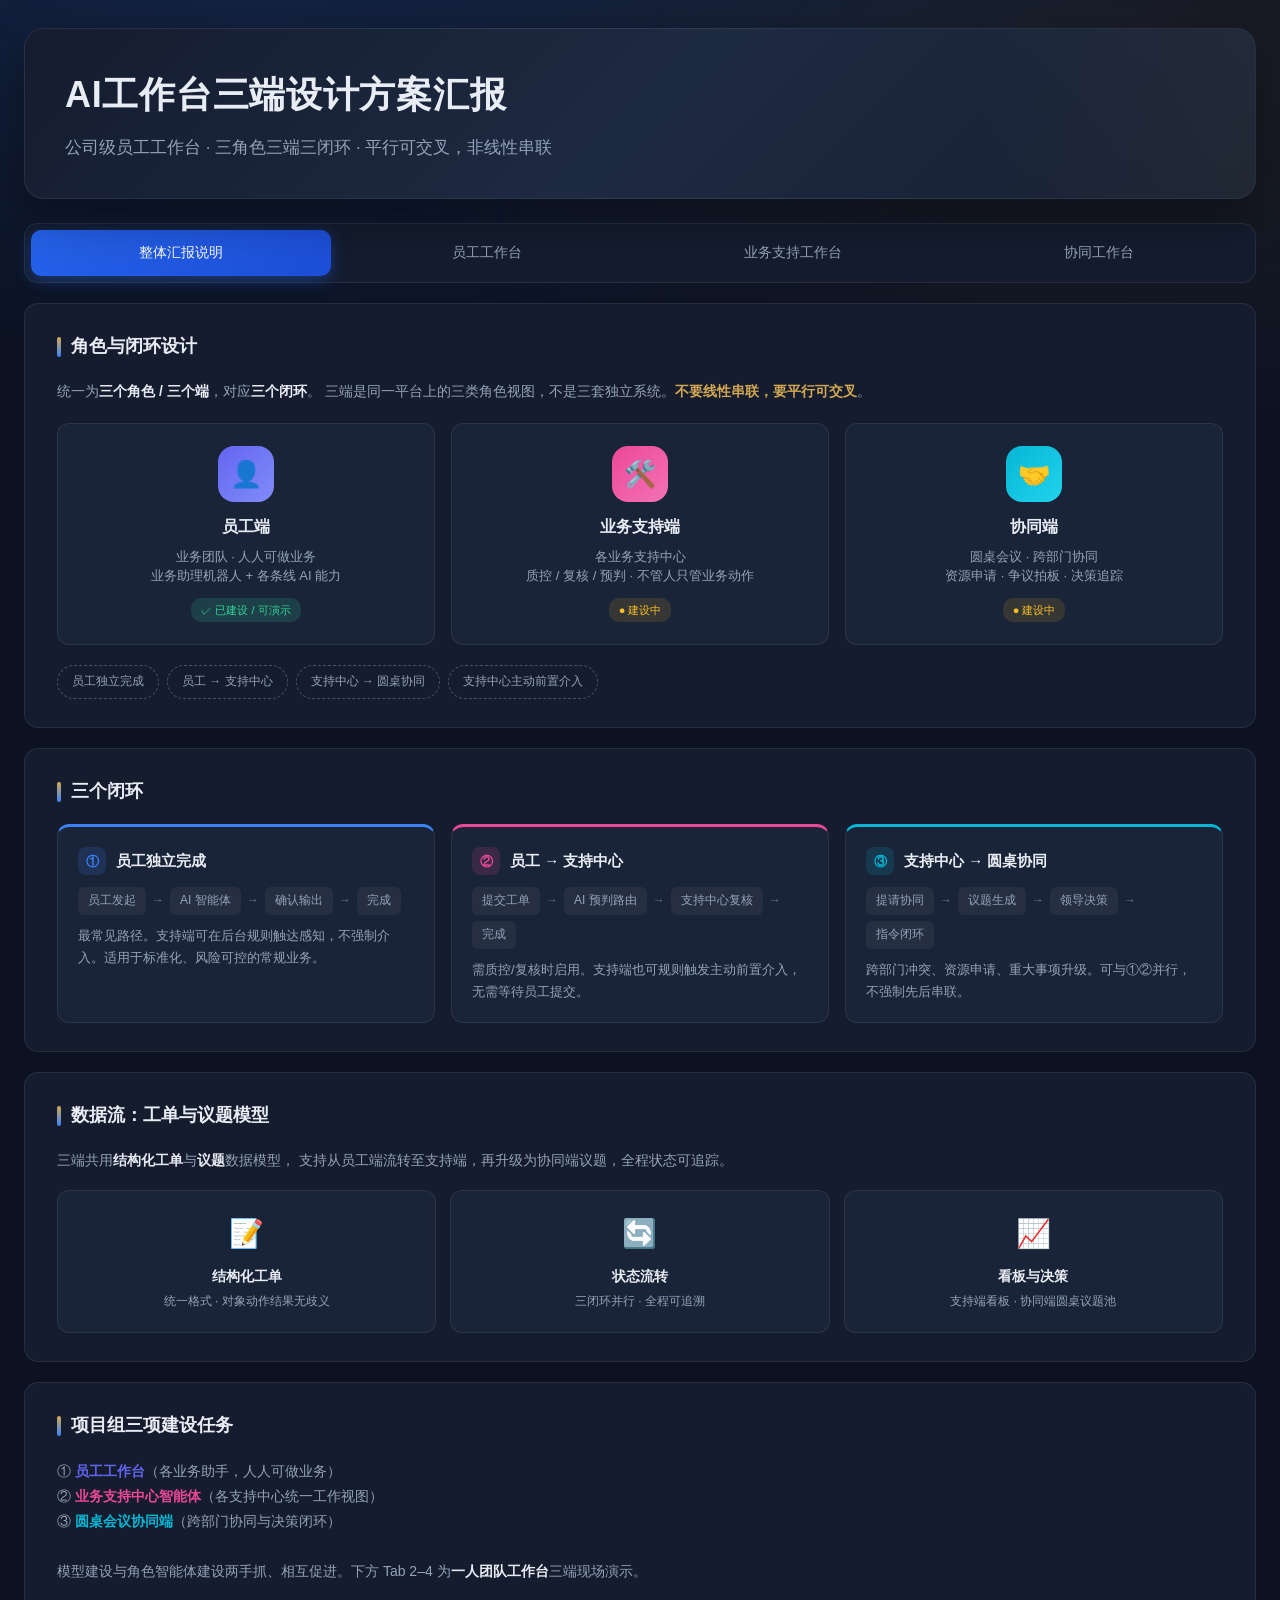
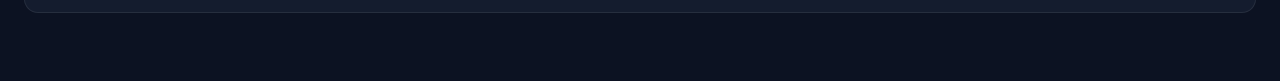
<file: index.html>
<!DOCTYPE html>
<html lang="zh-CN">
<head>
    <meta charset="UTF-8">
    <meta name="viewport" content="width=device-width, initial-scale=1.0">
    <title>AI工作台三端设计方案汇报</title>
    <style>
        :root {
            --bg: #0c1222;
            --bg-card: #141c2e;
            --bg-elevated: #1a2438;
            --text: #e8ecf4;
            --text-muted: #94a3b8;
            --accent: #3b82f6;
            --accent-soft: rgba(59, 130, 246, 0.15);
            --gold: #d4a853;
            --gold-soft: rgba(212, 168, 83, 0.12);
            --employee: #6366f1;
            --support: #ec4899;
            --collab: #06b6d4;
            --success: #34d399;
            --border: rgba(255, 255, 255, 0.08);
            --radius: 14px;
            --shadow: 0 20px 50px rgba(0, 0, 0, 0.35);
        }

        * { margin: 0; padding: 0; box-sizing: border-box; }

        body {
            font-family: "PingFang SC", "Microsoft YaHei", -apple-system, BlinkMacSystemFont, sans-serif;
            background: var(--bg);
            color: var(--text);
            min-height: 100vh;
            line-height: 1.65;
        }

        body::before {
            content: "";
            position: fixed;
            inset: 0;
            background:
                radial-gradient(ellipse 80% 50% at 20% -10%, rgba(59, 130, 246, 0.18), transparent),
                radial-gradient(ellipse 60% 40% at 90% 10%, rgba(212, 168, 83, 0.08), transparent);
            pointer-events: none;
            z-index: 0;
        }

        .page {
            position: relative;
            z-index: 1;
            max-width: 1440px;
            margin: 0 auto;
            padding: 28px 24px 48px;
        }

        /* 标题区 */
        .report-header {
            background: linear-gradient(135deg, #141c2e 0%, #1e2a42 50%, #162032 100%);
            border: 1px solid var(--border);
            border-radius: 20px;
            padding: 36px 40px;
            margin-bottom: 24px;
            box-shadow: var(--shadow);
            position: relative;
            overflow: hidden;
        }

        .report-header::after {
            content: "";
            position: absolute;
            top: 0;
            right: 0;
            width: 280px;
            height: 100%;
            background: linear-gradient(90deg, transparent, rgba(212, 168, 83, 0.06));
        }

        .report-badge {
            display: inline-block;
            font-size: 12px;
            font-weight: 600;
            letter-spacing: 0.08em;
            color: var(--gold);
            background: var(--gold-soft);
            border: 1px solid rgba(212, 168, 83, 0.25);
            padding: 4px 12px;
            border-radius: 20px;
            margin-bottom: 14px;
        }

        .report-header h1 {
            font-size: clamp(26px, 4vw, 36px);
            font-weight: 700;
            letter-spacing: 0.02em;
            margin-bottom: 10px;
        }

        .report-header .lead {
            font-size: 17px;
            color: var(--text-muted);
            max-width: 720px;
        }

        .report-meta {
            display: flex;
            flex-wrap: wrap;
            gap: 20px;
            margin-top: 22px;
            font-size: 13px;
            color: var(--text-muted);
        }

        .report-meta span {
            display: flex;
            align-items: center;
            gap: 6px;
        }

        /* Tab 导航 */
        .tab-nav {
            display: flex;
            gap: 6px;
            padding: 6px;
            background: var(--bg-card);
            border: 1px solid var(--border);
            border-radius: var(--radius);
            margin-bottom: 20px;
            flex-wrap: wrap;
        }

        .tab-btn {
            flex: 1;
            min-width: 140px;
            padding: 14px 18px;
            border: none;
            background: transparent;
            color: var(--text-muted);
            font-size: 14px;
            font-weight: 500;
            cursor: pointer;
            border-radius: 10px;
            transition: all 0.25s ease;
        }

        .tab-btn:hover {
            color: var(--text);
            background: rgba(255, 255, 255, 0.04);
        }

        .tab-btn.active {
            color: #fff;
            background: linear-gradient(135deg, #2563eb 0%, #1d4ed8 100%);
            box-shadow: 0 4px 16px rgba(37, 99, 235, 0.4);
        }

        .tab-panel {
            display: none;
            animation: fadeUp 0.35s ease;
        }

        .tab-panel.active { display: block; }

        @keyframes fadeUp {
            from { opacity: 0; transform: translateY(8px); }
            to { opacity: 1; transform: translateY(0); }
        }

        /* Tab1 通用卡片 */
        .section {
            background: var(--bg-card);
            border: 1px solid var(--border);
            border-radius: var(--radius);
            padding: 28px 32px;
            margin-bottom: 20px;
        }

        .section-title {
            font-size: 18px;
            font-weight: 600;
            margin-bottom: 18px;
            display: flex;
            align-items: center;
            gap: 10px;
        }

        .section-title::before {
            content: "";
            width: 4px;
            height: 20px;
            background: linear-gradient(180deg, var(--gold), var(--accent));
            border-radius: 2px;
        }

        /* 三端矩阵 */
        .roles-matrix {
            display: grid;
            grid-template-columns: repeat(3, 1fr);
            gap: 16px;
            margin-bottom: 20px;
        }

        @media (max-width: 900px) {
            .roles-matrix { grid-template-columns: 1fr; }
        }

        .role-card {
            background: var(--bg-elevated);
            border: 1px solid var(--border);
            border-radius: 12px;
            padding: 22px 20px;
            text-align: center;
            transition: transform 0.25s ease, border-color 0.25s ease;
        }

        .role-card:hover {
            transform: translateY(-3px);
            border-color: rgba(255, 255, 255, 0.15);
        }

        .role-icon {
            width: 56px;
            height: 56px;
            border-radius: 16px;
            display: flex;
            align-items: center;
            justify-content: center;
            font-size: 26px;
            margin: 0 auto 12px;
        }

        .role-card.employee .role-icon { background: linear-gradient(135deg, var(--employee), #818cf8); }
        .role-card.support .role-icon { background: linear-gradient(135deg, var(--support), #f472b6); }
        .role-card.collab .role-icon { background: linear-gradient(135deg, var(--collab), #22d3ee); }

        .role-name {
            font-size: 16px;
            font-weight: 600;
            margin-bottom: 6px;
        }

        .role-desc {
            font-size: 13px;
            color: var(--text-muted);
            line-height: 1.5;
        }

        .role-status {
            display: inline-block;
            margin-top: 12px;
            font-size: 11px;
            padding: 3px 10px;
            border-radius: 10px;
        }

        .status-live { background: rgba(52, 211, 153, 0.15); color: var(--success); }
        .status-build { background: rgba(251, 191, 36, 0.12); color: #fbbf24; }

        .principle-banner {
            background: linear-gradient(90deg, var(--accent-soft), var(--gold-soft));
            border: 1px solid rgba(59, 130, 246, 0.2);
            border-radius: 12px;
            padding: 18px 22px;
            font-size: 14px;
            color: #cbd5e1;
        }

        .principle-banner strong { color: var(--gold); }

        .cross-chips {
            display: flex;
            flex-wrap: wrap;
            gap: 8px;
            margin-top: 14px;
        }

        .chip {
            font-size: 12px;
            padding: 6px 14px;
            border-radius: 20px;
            border: 1px dashed rgba(148, 163, 184, 0.4);
            color: #94a3b8;
        }

        /* 三个闭环 */
        .loops-grid {
            display: grid;
            grid-template-columns: repeat(auto-fit, minmax(300px, 1fr));
            gap: 16px;
        }

        .loop-card {
            background: var(--bg-elevated);
            border: 1px solid var(--border);
            border-radius: 12px;
            padding: 20px;
            border-top: 3px solid var(--accent);
        }

        .loop-card:nth-child(2) { border-top-color: var(--support); }
        .loop-card:nth-child(3) { border-top-color: var(--collab); }

        .loop-head {
            display: flex;
            align-items: center;
            gap: 10px;
            margin-bottom: 12px;
        }

        .loop-num {
            width: 28px;
            height: 28px;
            border-radius: 8px;
            background: var(--accent-soft);
            color: var(--accent);
            font-weight: 700;
            font-size: 13px;
            display: flex;
            align-items: center;
            justify-content: center;
        }

        .loop-card:nth-child(2) .loop-num { background: rgba(236, 72, 153, 0.15); color: var(--support); }
        .loop-card:nth-child(3) .loop-num { background: rgba(6, 182, 212, 0.15); color: var(--collab); }

        .loop-title { font-weight: 600; font-size: 15px; }

        .loop-flow {
            display: flex;
            flex-wrap: wrap;
            align-items: center;
            gap: 6px;
            font-size: 12px;
            color: var(--text-muted);
            margin-bottom: 10px;
        }

        .flow-step {
            background: rgba(255, 255, 255, 0.05);
            padding: 4px 10px;
            border-radius: 6px;
        }

        .flow-arrow { color: #64748b; }

        .loop-note {
            font-size: 13px;
            color: var(--text-muted);
        }

        /* 认识论三栏 */
        .theory-grid {
            display: grid;
            grid-template-columns: repeat(3, 1fr);
            gap: 16px;
        }

        @media (max-width: 960px) {
            .theory-grid { grid-template-columns: 1fr; }
        }

        .theory-item {
            padding: 18px;
            background: var(--bg-elevated);
            border-radius: 12px;
            border: 1px solid var(--border);
        }

        .theory-item h4 {
            font-size: 14px;
            color: var(--gold);
            margin-bottom: 10px;
        }

        .theory-item ul {
            padding-left: 18px;
            font-size: 13px;
            color: var(--text-muted);
        }

        .theory-item li { margin-bottom: 6px; }

        /* 数据模型 */
        .data-row {
            display: grid;
            grid-template-columns: repeat(3, 1fr);
            gap: 14px;
        }

        @media (max-width: 700px) {
            .data-row { grid-template-columns: 1fr; }
        }

        .data-item {
            text-align: center;
            padding: 20px;
            background: var(--bg-elevated);
            border-radius: 12px;
            border: 1px solid var(--border);
        }

        .data-item .icon { font-size: 28px; margin-bottom: 8px; }
        .data-item h4 { font-size: 14px; margin-bottom: 4px; }
        .data-item p { font-size: 12px; color: var(--text-muted); }

        .source-note {
            font-size: 12px;
            color: #64748b;
            text-align: right;
            margin-top: 8px;
        }

        /* 嵌入工作台 */
        .embed-wrap {
            background: var(--bg-card);
            border: 1px solid var(--border);
            border-radius: var(--radius);
            overflow: hidden;
            box-shadow: var(--shadow);
        }

        .embed-bar {
            display: flex;
            align-items: center;
            gap: 16px;
            flex-wrap: wrap;
            padding: 14px 20px;
            background: var(--bg-elevated);
            border-bottom: 1px solid var(--border);
        }

        .embed-bar .label {
            font-weight: 600;
            font-size: 15px;
        }

        .embed-bar .hint {
            flex: 1;
            font-size: 13px;
            color: var(--text-muted);
            min-width: 200px;
        }

        .embed-bar a {
            color: var(--accent);
            font-size: 13px;
            text-decoration: none;
            white-space: nowrap;
        }

        .embed-bar a:hover { text-decoration: underline; }

        .workbench-frame {
            display: block;
            width: 100%;
            height: calc(100vh - 240px);
            min-height: 640px;
            border: none;
            background: #f1f5f9;
        }
    </style>
</head>
<body>
    <div class="page">
        <header class="report-header">
            <h1>AI工作台三端设计方案汇报</h1>
            <p class="lead">公司级员工工作台 · 三角色三端三闭环 · 平行可交叉，非线性串联</p>
        </header>

        <nav class="tab-nav" role="tablist">
            <button class="tab-btn active" role="tab" aria-selected="true" data-tab="0">整体汇报说明</button>
            <button class="tab-btn" role="tab" data-tab="1">员工工作台</button>
            <button class="tab-btn" role="tab" data-tab="2">业务支持工作台</button>
            <button class="tab-btn" role="tab" data-tab="3">协同工作台</button>
        </nav>

        <!-- Tab 1 -->
        <div class="tab-panel active" id="panel-0" role="tabpanel">
            <section class="section">
                <h2 class="section-title">角色与闭环设计</h2>
                <p style="color: var(--text-muted); font-size: 14px; margin-bottom: 20px;">
                    统一为<strong style="color: var(--text);">三个角色 / 三个端</strong>，对应<strong style="color: var(--text);">三个闭环</strong>。
                    三端是同一平台上的三类角色视图，不是三套独立系统。<strong style="color: var(--gold);">不要线性串联，要平行可交叉</strong>。
                </p>

                <div class="roles-matrix">
                    <div class="role-card employee">
                        <div class="role-icon">👤</div>
                        <div class="role-name">员工端</div>
                        <div class="role-desc">业务团队 · 人人可做业务<br>业务助理机器人 + 各条线 AI 能力</div>
                        <span class="role-status status-live">✓ 已建设 / 可演示</span>
                    </div>
                    <div class="role-card support">
                        <div class="role-icon">🛠️</div>
                        <div class="role-name">业务支持端</div>
                        <div class="role-desc">各业务支持中心<br>质控 / 复核 / 预判 · 不管人只管业务动作</div>
                        <span class="role-status status-build">● 建设中</span>
                    </div>
                    <div class="role-card collab">
                        <div class="role-icon">🤝</div>
                        <div class="role-name">协同端</div>
                        <div class="role-desc">圆桌会议 · 跨部门协同<br>资源申请 · 争议拍板 · 决策追踪</div>
                        <span class="role-status status-build">● 建设中</span>
                    </div>
                </div>

                <div class="cross-chips">
                    <span class="chip">员工独立完成</span>
                    <span class="chip">员工 → 支持中心</span>
                    <span class="chip">支持中心 → 圆桌协同</span>
                    <span class="chip">支持中心主动前置介入</span>
                </div>
            </section>

            <section class="section">
                <h2 class="section-title">三个闭环</h2>
                <div class="loops-grid">
                    <div class="loop-card">
                        <div class="loop-head">
                            <span class="loop-num">①</span>
                            <span class="loop-title">员工独立完成</span>
                        </div>
                        <div class="loop-flow">
                            <span class="flow-step">员工发起</span>
                            <span class="flow-arrow">→</span>
                            <span class="flow-step">AI 智能体</span>
                            <span class="flow-arrow">→</span>
                            <span class="flow-step">确认输出</span>
                            <span class="flow-arrow">→</span>
                            <span class="flow-step">完成</span>
                        </div>
                        <p class="loop-note">最常见路径。支持端可在后台规则触达感知，不强制介入。适用于标准化、风险可控的常规业务。</p>
                    </div>
                    <div class="loop-card">
                        <div class="loop-head">
                            <span class="loop-num">②</span>
                            <span class="loop-title">员工 → 支持中心</span>
                        </div>
                        <div class="loop-flow">
                            <span class="flow-step">提交工单</span>
                            <span class="flow-arrow">→</span>
                            <span class="flow-step">AI 预判路由</span>
                            <span class="flow-arrow">→</span>
                            <span class="flow-step">支持中心复核</span>
                            <span class="flow-arrow">→</span>
                            <span class="flow-step">完成</span>
                        </div>
                        <p class="loop-note">需质控/复核时启用。支持端也可规则触发主动前置介入，无需等待员工提交。</p>
                    </div>
                    <div class="loop-card">
                        <div class="loop-head">
                            <span class="loop-num">③</span>
                            <span class="loop-title">支持中心 → 圆桌协同</span>
                        </div>
                        <div class="loop-flow">
                            <span class="flow-step">提请协同</span>
                            <span class="flow-arrow">→</span>
                            <span class="flow-step">议题生成</span>
                            <span class="flow-arrow">→</span>
                            <span class="flow-step">领导决策</span>
                            <span class="flow-arrow">→</span>
                            <span class="flow-step">指令闭环</span>
                        </div>
                        <p class="loop-note">跨部门冲突、资源申请、重大事项升级。可与①②并行，不强制先后串联。</p>
                    </div>
                </div>
            </section>

            <section class="section">
                <h2 class="section-title">数据流：工单与议题模型</h2>
                <p style="font-size: 14px; color: var(--text-muted); margin-bottom: 18px;">
                    三端共用<strong style="color: var(--text);">结构化工单</strong>与<strong style="color: var(--text);">议题</strong>数据模型，
                    支持从员工端流转至支持端，再升级为协同端议题，全程状态可追踪。
                </p>
                <div class="data-row">
                    <div class="data-item">
                        <div class="icon">📝</div>
                        <h4>结构化工单</h4>
                        <p>统一格式 · 对象动作结果无歧义</p>
                    </div>
                    <div class="data-item">
                        <div class="icon">🔄</div>
                        <h4>状态流转</h4>
                        <p>三闭环并行 · 全程可追溯</p>
                    </div>
                    <div class="data-item">
                        <div class="icon">📈</div>
                        <h4>看板与决策</h4>
                        <p>支持端看板 · 协同端圆桌议题池</p>
                    </div>
                </div>
            </section>

            <section class="section">
                <h2 class="section-title">项目组三项建设任务</h2>
                <p style="font-size: 14px; color: var(--text-muted); line-height: 1.8;">
                    ① <strong style="color: var(--employee);">员工工作台</strong>（各业务助手，人人可做业务）<br>
                    ② <strong style="color: var(--support);">业务支持中心智能体</strong>（各支持中心统一工作视图）<br>
                    ③ <strong style="color: var(--collab);">圆桌会议协同端</strong>（跨部门协同与决策闭环）<br><br>
                    模型建设与角色智能体建设两手抓、相互促进。下方 Tab 2–4 为<strong style="color: var(--text);">一人团队工作台</strong>三端现场演示。
                </p>
            </section>
        </div>

        <!-- Tab 2 -->
        <div class="tab-panel" id="panel-1" role="tabpanel">
            <div class="embed-wrap">
                <div class="embed-bar">
                    <span class="label">员工端 · 员工工作台</span>
                    <span class="hint">已自动切换至左上角「员工工作台」— 工作提示、业绩绩效、AI 团队等</span>
                    <a href="./workbench/index.html?workspace=employee" target="_blank" rel="noopener">新窗口打开 ↗</a>
                </div>
                <iframe class="workbench-frame" data-workspace="employee" title="员工工作台演示"></iframe>
            </div>
        </div>

        <!-- Tab 3 -->
        <div class="tab-panel" id="panel-2" role="tabpanel">
            <div class="embed-wrap">
                <div class="embed-bar">
                    <span class="label">业务支持端 · 业务支持工作台</span>
                    <span class="hint">已自动切换至「业务支持工作台」— 协同响应、重点项目、圆桌协同队列</span>
                    <a href="./workbench/index.html?workspace=business" target="_blank" rel="noopener">新窗口打开 ↗</a>
                </div>
                <iframe class="workbench-frame" data-workspace="business" title="业务支持工作台演示"></iframe>
            </div>
        </div>

        <!-- Tab 4 -->
        <div class="tab-panel" id="panel-3" role="tabpanel">
            <div class="embed-wrap">
                <div class="embed-bar">
                    <span class="label">协同端 · 协同工作台</span>
                    <span class="hint">已自动切换至「协同工作台」— 圆桌会议、请示事项、决策关注池</span>
                    <a href="./workbench/index.html?workspace=collaboration" target="_blank" rel="noopener">新窗口打开 ↗</a>
                </div>
                <iframe class="workbench-frame" data-workspace="collaboration" title="协同工作台演示"></iframe>
            </div>
        </div>
    </div>

    <script>
        const WORKBENCH = './workbench/index.html';

        function loadFrame(panelIndex) {
            const panel = document.getElementById('panel-' + panelIndex);
            if (!panel) return;
            const iframe = panel.querySelector('.workbench-frame');
            if (!iframe || iframe.src) return;
            const ws = iframe.dataset.workspace;
            iframe.src = WORKBENCH + '?workspace=' + ws;
        }

        function switchTab(index) {
            document.querySelectorAll('.tab-btn').forEach((btn, i) => {
                btn.classList.toggle('active', i === index);
                btn.setAttribute('aria-selected', i === index ? 'true' : 'false');
            });
            document.querySelectorAll('.tab-panel').forEach((panel, i) => {
                panel.classList.toggle('active', i === index);
            });
            if (index >= 1) loadFrame(index);
        }

        document.querySelectorAll('.tab-btn').forEach(btn => {
            btn.addEventListener('click', () => switchTab(Number(btn.dataset.tab)));
        });
    </script>
</body>
</html>
</file>
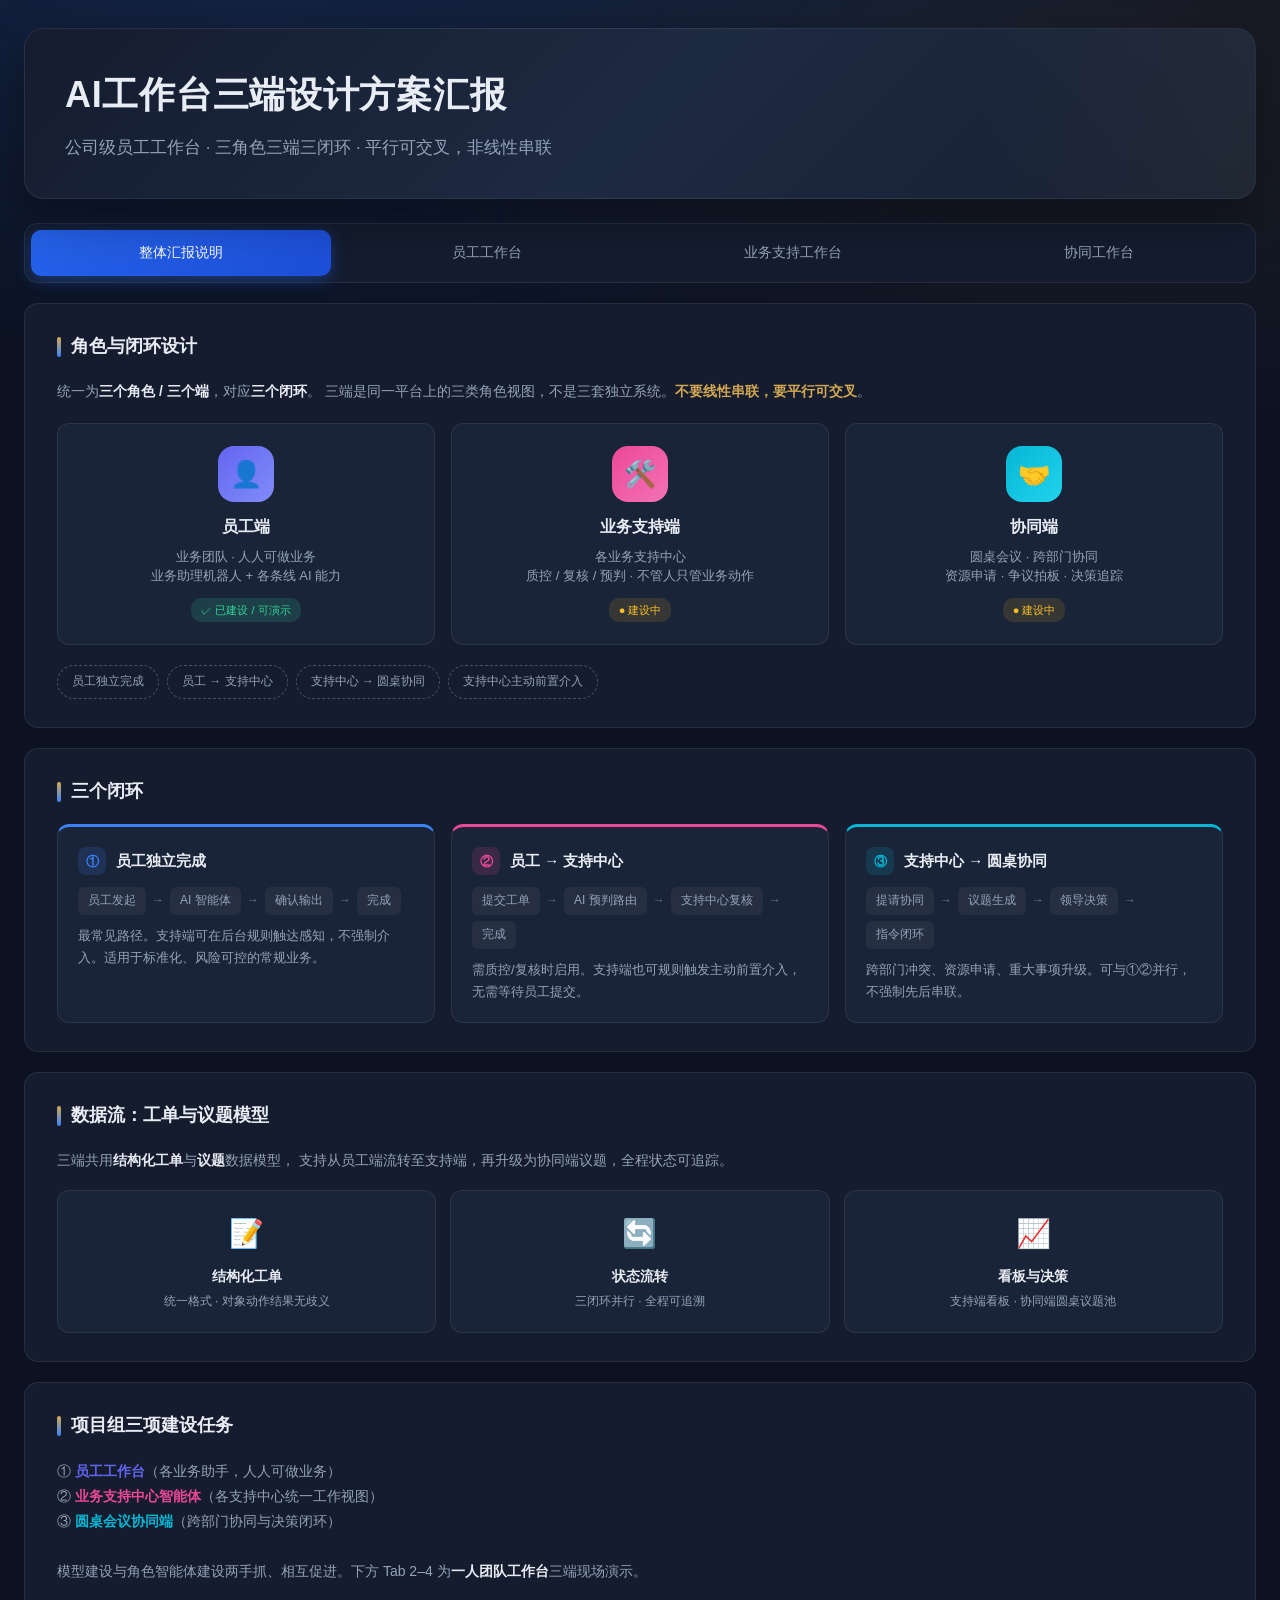
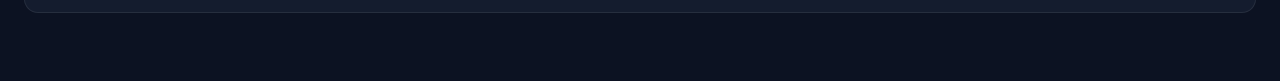
<file: 630-agent-leadership-report.html>
<!DOCTYPE html>
<html lang="zh-CN">
<head>
    <meta charset="UTF-8">
    <meta name="viewport" content="width=device-width, initial-scale=1.0">
    <title>AI工作台三端设计方案汇报</title>
    <style>
        :root {
            --bg: #0c1222;
            --bg-card: #141c2e;
            --bg-elevated: #1a2438;
            --text: #e8ecf4;
            --text-muted: #94a3b8;
            --accent: #3b82f6;
            --accent-soft: rgba(59, 130, 246, 0.15);
            --gold: #d4a853;
            --gold-soft: rgba(212, 168, 83, 0.12);
            --employee: #6366f1;
            --support: #ec4899;
            --collab: #06b6d4;
            --success: #34d399;
            --border: rgba(255, 255, 255, 0.08);
            --radius: 14px;
            --shadow: 0 20px 50px rgba(0, 0, 0, 0.35);
        }

        * { margin: 0; padding: 0; box-sizing: border-box; }

        body {
            font-family: "PingFang SC", "Microsoft YaHei", -apple-system, BlinkMacSystemFont, sans-serif;
            background: var(--bg);
            color: var(--text);
            min-height: 100vh;
            line-height: 1.65;
        }

        body::before {
            content: "";
            position: fixed;
            inset: 0;
            background:
                radial-gradient(ellipse 80% 50% at 20% -10%, rgba(59, 130, 246, 0.18), transparent),
                radial-gradient(ellipse 60% 40% at 90% 10%, rgba(212, 168, 83, 0.08), transparent);
            pointer-events: none;
            z-index: 0;
        }

        .page {
            position: relative;
            z-index: 1;
            max-width: 1440px;
            margin: 0 auto;
            padding: 28px 24px 48px;
        }

        /* 标题区 */
        .report-header {
            background: linear-gradient(135deg, #141c2e 0%, #1e2a42 50%, #162032 100%);
            border: 1px solid var(--border);
            border-radius: 20px;
            padding: 36px 40px;
            margin-bottom: 24px;
            box-shadow: var(--shadow);
            position: relative;
            overflow: hidden;
        }

        .report-header::after {
            content: "";
            position: absolute;
            top: 0;
            right: 0;
            width: 280px;
            height: 100%;
            background: linear-gradient(90deg, transparent, rgba(212, 168, 83, 0.06));
        }

        .report-badge {
            display: inline-block;
            font-size: 12px;
            font-weight: 600;
            letter-spacing: 0.08em;
            color: var(--gold);
            background: var(--gold-soft);
            border: 1px solid rgba(212, 168, 83, 0.25);
            padding: 4px 12px;
            border-radius: 20px;
            margin-bottom: 14px;
        }

        .report-header h1 {
            font-size: clamp(26px, 4vw, 36px);
            font-weight: 700;
            letter-spacing: 0.02em;
            margin-bottom: 10px;
        }

        .report-header .lead {
            font-size: 17px;
            color: var(--text-muted);
            max-width: 720px;
        }

        .report-meta {
            display: flex;
            flex-wrap: wrap;
            gap: 20px;
            margin-top: 22px;
            font-size: 13px;
            color: var(--text-muted);
        }

        .report-meta span {
            display: flex;
            align-items: center;
            gap: 6px;
        }

        /* Tab 导航 */
        .tab-nav {
            display: flex;
            gap: 6px;
            padding: 6px;
            background: var(--bg-card);
            border: 1px solid var(--border);
            border-radius: var(--radius);
            margin-bottom: 20px;
            flex-wrap: wrap;
        }

        .tab-btn {
            flex: 1;
            min-width: 140px;
            padding: 14px 18px;
            border: none;
            background: transparent;
            color: var(--text-muted);
            font-size: 14px;
            font-weight: 500;
            cursor: pointer;
            border-radius: 10px;
            transition: all 0.25s ease;
        }

        .tab-btn:hover {
            color: var(--text);
            background: rgba(255, 255, 255, 0.04);
        }

        .tab-btn.active {
            color: #fff;
            background: linear-gradient(135deg, #2563eb 0%, #1d4ed8 100%);
            box-shadow: 0 4px 16px rgba(37, 99, 235, 0.4);
        }

        .tab-panel {
            display: none;
            animation: fadeUp 0.35s ease;
        }

        .tab-panel.active { display: block; }

        @keyframes fadeUp {
            from { opacity: 0; transform: translateY(8px); }
            to { opacity: 1; transform: translateY(0); }
        }

        /* Tab1 通用卡片 */
        .section {
            background: var(--bg-card);
            border: 1px solid var(--border);
            border-radius: var(--radius);
            padding: 28px 32px;
            margin-bottom: 20px;
        }

        .section-title {
            font-size: 18px;
            font-weight: 600;
            margin-bottom: 18px;
            display: flex;
            align-items: center;
            gap: 10px;
        }

        .section-title::before {
            content: "";
            width: 4px;
            height: 20px;
            background: linear-gradient(180deg, var(--gold), var(--accent));
            border-radius: 2px;
        }

        /* 三端矩阵 */
        .roles-matrix {
            display: grid;
            grid-template-columns: repeat(3, 1fr);
            gap: 16px;
            margin-bottom: 20px;
        }

        @media (max-width: 900px) {
            .roles-matrix { grid-template-columns: 1fr; }
        }

        .role-card {
            background: var(--bg-elevated);
            border: 1px solid var(--border);
            border-radius: 12px;
            padding: 22px 20px;
            text-align: center;
            transition: transform 0.25s ease, border-color 0.25s ease;
        }

        .role-card:hover {
            transform: translateY(-3px);
            border-color: rgba(255, 255, 255, 0.15);
        }

        .role-icon {
            width: 56px;
            height: 56px;
            border-radius: 16px;
            display: flex;
            align-items: center;
            justify-content: center;
            font-size: 26px;
            margin: 0 auto 12px;
        }

        .role-card.employee .role-icon { background: linear-gradient(135deg, var(--employee), #818cf8); }
        .role-card.support .role-icon { background: linear-gradient(135deg, var(--support), #f472b6); }
        .role-card.collab .role-icon { background: linear-gradient(135deg, var(--collab), #22d3ee); }

        .role-name {
            font-size: 16px;
            font-weight: 600;
            margin-bottom: 6px;
        }

        .role-desc {
            font-size: 13px;
            color: var(--text-muted);
            line-height: 1.5;
        }

        .role-status {
            display: inline-block;
            margin-top: 12px;
            font-size: 11px;
            padding: 3px 10px;
            border-radius: 10px;
        }

        .status-live { background: rgba(52, 211, 153, 0.15); color: var(--success); }
        .status-build { background: rgba(251, 191, 36, 0.12); color: #fbbf24; }

        .principle-banner {
            background: linear-gradient(90deg, var(--accent-soft), var(--gold-soft));
            border: 1px solid rgba(59, 130, 246, 0.2);
            border-radius: 12px;
            padding: 18px 22px;
            font-size: 14px;
            color: #cbd5e1;
        }

        .principle-banner strong { color: var(--gold); }

        .cross-chips {
            display: flex;
            flex-wrap: wrap;
            gap: 8px;
            margin-top: 14px;
        }

        .chip {
            font-size: 12px;
            padding: 6px 14px;
            border-radius: 20px;
            border: 1px dashed rgba(148, 163, 184, 0.4);
            color: #94a3b8;
        }

        /* 三个闭环 */
        .loops-grid {
            display: grid;
            grid-template-columns: repeat(auto-fit, minmax(300px, 1fr));
            gap: 16px;
        }

        .loop-card {
            background: var(--bg-elevated);
            border: 1px solid var(--border);
            border-radius: 12px;
            padding: 20px;
            border-top: 3px solid var(--accent);
        }

        .loop-card:nth-child(2) { border-top-color: var(--support); }
        .loop-card:nth-child(3) { border-top-color: var(--collab); }

        .loop-head {
            display: flex;
            align-items: center;
            gap: 10px;
            margin-bottom: 12px;
        }

        .loop-num {
            width: 28px;
            height: 28px;
            border-radius: 8px;
            background: var(--accent-soft);
            color: var(--accent);
            font-weight: 700;
            font-size: 13px;
            display: flex;
            align-items: center;
            justify-content: center;
        }

        .loop-card:nth-child(2) .loop-num { background: rgba(236, 72, 153, 0.15); color: var(--support); }
        .loop-card:nth-child(3) .loop-num { background: rgba(6, 182, 212, 0.15); color: var(--collab); }

        .loop-title { font-weight: 600; font-size: 15px; }

        .loop-flow {
            display: flex;
            flex-wrap: wrap;
            align-items: center;
            gap: 6px;
            font-size: 12px;
            color: var(--text-muted);
            margin-bottom: 10px;
        }

        .flow-step {
            background: rgba(255, 255, 255, 0.05);
            padding: 4px 10px;
            border-radius: 6px;
        }

        .flow-arrow { color: #64748b; }

        .loop-note {
            font-size: 13px;
            color: var(--text-muted);
        }

        /* 认识论三栏 */
        .theory-grid {
            display: grid;
            grid-template-columns: repeat(3, 1fr);
            gap: 16px;
        }

        @media (max-width: 960px) {
            .theory-grid { grid-template-columns: 1fr; }
        }

        .theory-item {
            padding: 18px;
            background: var(--bg-elevated);
            border-radius: 12px;
            border: 1px solid var(--border);
        }

        .theory-item h4 {
            font-size: 14px;
            color: var(--gold);
            margin-bottom: 10px;
        }

        .theory-item ul {
            padding-left: 18px;
            font-size: 13px;
            color: var(--text-muted);
        }

        .theory-item li { margin-bottom: 6px; }

        /* 数据模型 */
        .data-row {
            display: grid;
            grid-template-columns: repeat(3, 1fr);
            gap: 14px;
        }

        @media (max-width: 700px) {
            .data-row { grid-template-columns: 1fr; }
        }

        .data-item {
            text-align: center;
            padding: 20px;
            background: var(--bg-elevated);
            border-radius: 12px;
            border: 1px solid var(--border);
        }

        .data-item .icon { font-size: 28px; margin-bottom: 8px; }
        .data-item h4 { font-size: 14px; margin-bottom: 4px; }
        .data-item p { font-size: 12px; color: var(--text-muted); }

        .source-note {
            font-size: 12px;
            color: #64748b;
            text-align: right;
            margin-top: 8px;
        }

        /* 嵌入工作台 */
        .embed-wrap {
            background: var(--bg-card);
            border: 1px solid var(--border);
            border-radius: var(--radius);
            overflow: hidden;
            box-shadow: var(--shadow);
        }

        .embed-bar {
            display: flex;
            align-items: center;
            gap: 16px;
            flex-wrap: wrap;
            padding: 14px 20px;
            background: var(--bg-elevated);
            border-bottom: 1px solid var(--border);
        }

        .embed-bar .label {
            font-weight: 600;
            font-size: 15px;
        }

        .embed-bar .hint {
            flex: 1;
            font-size: 13px;
            color: var(--text-muted);
            min-width: 200px;
        }

        .embed-bar a {
            color: var(--accent);
            font-size: 13px;
            text-decoration: none;
            white-space: nowrap;
        }

        .embed-bar a:hover { text-decoration: underline; }

        .workbench-frame {
            display: block;
            width: 100%;
            height: calc(100vh - 240px);
            min-height: 640px;
            border: none;
            background: #f1f5f9;
        }
    </style>
</head>
<body>
    <div class="page">
        <header class="report-header">
            <h1>AI工作台三端设计方案汇报</h1>
            <p class="lead">公司级员工工作台 · 三角色三端三闭环 · 平行可交叉，非线性串联</p>
        </header>

        <nav class="tab-nav" role="tablist">
            <button class="tab-btn active" role="tab" aria-selected="true" data-tab="0">整体汇报说明</button>
            <button class="tab-btn" role="tab" data-tab="1">员工工作台</button>
            <button class="tab-btn" role="tab" data-tab="2">业务支持工作台</button>
            <button class="tab-btn" role="tab" data-tab="3">协同工作台</button>
        </nav>

        <!-- Tab 1 -->
        <div class="tab-panel active" id="panel-0" role="tabpanel">
            <section class="section">
                <h2 class="section-title">角色与闭环设计</h2>
                <p style="color: var(--text-muted); font-size: 14px; margin-bottom: 20px;">
                    统一为<strong style="color: var(--text);">三个角色 / 三个端</strong>，对应<strong style="color: var(--text);">三个闭环</strong>。
                    三端是同一平台上的三类角色视图，不是三套独立系统。<strong style="color: var(--gold);">不要线性串联，要平行可交叉</strong>。
                </p>

                <div class="roles-matrix">
                    <div class="role-card employee">
                        <div class="role-icon">👤</div>
                        <div class="role-name">员工端</div>
                        <div class="role-desc">业务团队 · 人人可做业务<br>业务助理机器人 + 各条线 AI 能力</div>
                        <span class="role-status status-live">✓ 已建设 / 可演示</span>
                    </div>
                    <div class="role-card support">
                        <div class="role-icon">🛠️</div>
                        <div class="role-name">业务支持端</div>
                        <div class="role-desc">各业务支持中心<br>质控 / 复核 / 预判 · 不管人只管业务动作</div>
                        <span class="role-status status-build">● 建设中</span>
                    </div>
                    <div class="role-card collab">
                        <div class="role-icon">🤝</div>
                        <div class="role-name">协同端</div>
                        <div class="role-desc">圆桌会议 · 跨部门协同<br>资源申请 · 争议拍板 · 决策追踪</div>
                        <span class="role-status status-build">● 建设中</span>
                    </div>
                </div>

                <div class="cross-chips">
                    <span class="chip">员工独立完成</span>
                    <span class="chip">员工 → 支持中心</span>
                    <span class="chip">支持中心 → 圆桌协同</span>
                    <span class="chip">支持中心主动前置介入</span>
                </div>
            </section>

            <section class="section">
                <h2 class="section-title">三个闭环</h2>
                <div class="loops-grid">
                    <div class="loop-card">
                        <div class="loop-head">
                            <span class="loop-num">①</span>
                            <span class="loop-title">员工独立完成</span>
                        </div>
                        <div class="loop-flow">
                            <span class="flow-step">员工发起</span>
                            <span class="flow-arrow">→</span>
                            <span class="flow-step">AI 智能体</span>
                            <span class="flow-arrow">→</span>
                            <span class="flow-step">确认输出</span>
                            <span class="flow-arrow">→</span>
                            <span class="flow-step">完成</span>
                        </div>
                        <p class="loop-note">最常见路径。支持端可在后台规则触达感知，不强制介入。适用于标准化、风险可控的常规业务。</p>
                    </div>
                    <div class="loop-card">
                        <div class="loop-head">
                            <span class="loop-num">②</span>
                            <span class="loop-title">员工 → 支持中心</span>
                        </div>
                        <div class="loop-flow">
                            <span class="flow-step">提交工单</span>
                            <span class="flow-arrow">→</span>
                            <span class="flow-step">AI 预判路由</span>
                            <span class="flow-arrow">→</span>
                            <span class="flow-step">支持中心复核</span>
                            <span class="flow-arrow">→</span>
                            <span class="flow-step">完成</span>
                        </div>
                        <p class="loop-note">需质控/复核时启用。支持端也可规则触发主动前置介入，无需等待员工提交。</p>
                    </div>
                    <div class="loop-card">
                        <div class="loop-head">
                            <span class="loop-num">③</span>
                            <span class="loop-title">支持中心 → 圆桌协同</span>
                        </div>
                        <div class="loop-flow">
                            <span class="flow-step">提请协同</span>
                            <span class="flow-arrow">→</span>
                            <span class="flow-step">议题生成</span>
                            <span class="flow-arrow">→</span>
                            <span class="flow-step">领导决策</span>
                            <span class="flow-arrow">→</span>
                            <span class="flow-step">指令闭环</span>
                        </div>
                        <p class="loop-note">跨部门冲突、资源申请、重大事项升级。可与①②并行，不强制先后串联。</p>
                    </div>
                </div>
            </section>

            <section class="section">
                <h2 class="section-title">数据流：工单与议题模型</h2>
                <p style="font-size: 14px; color: var(--text-muted); margin-bottom: 18px;">
                    三端共用<strong style="color: var(--text);">结构化工单</strong>与<strong style="color: var(--text);">议题</strong>数据模型，
                    支持从员工端流转至支持端，再升级为协同端议题，全程状态可追踪。
                </p>
                <div class="data-row">
                    <div class="data-item">
                        <div class="icon">📝</div>
                        <h4>结构化工单</h4>
                        <p>统一格式 · 对象动作结果无歧义</p>
                    </div>
                    <div class="data-item">
                        <div class="icon">🔄</div>
                        <h4>状态流转</h4>
                        <p>三闭环并行 · 全程可追溯</p>
                    </div>
                    <div class="data-item">
                        <div class="icon">📈</div>
                        <h4>看板与决策</h4>
                        <p>支持端看板 · 协同端圆桌议题池</p>
                    </div>
                </div>
            </section>

            <section class="section">
                <h2 class="section-title">项目组三项建设任务</h2>
                <p style="font-size: 14px; color: var(--text-muted); line-height: 1.8;">
                    ① <strong style="color: var(--employee);">员工工作台</strong>（各业务助手，人人可做业务）<br>
                    ② <strong style="color: var(--support);">业务支持中心智能体</strong>（各支持中心统一工作视图）<br>
                    ③ <strong style="color: var(--collab);">圆桌会议协同端</strong>（跨部门协同与决策闭环）<br><br>
                    模型建设与角色智能体建设两手抓、相互促进。下方 Tab 2–4 为<strong style="color: var(--text);">一人团队工作台</strong>三端现场演示。
                </p>
            </section>
        </div>

        <!-- Tab 2 -->
        <div class="tab-panel" id="panel-1" role="tabpanel">
            <div class="embed-wrap">
                <div class="embed-bar">
                    <span class="label">员工端 · 员工工作台</span>
                    <span class="hint">已自动切换至左上角「员工工作台」— 工作提示、业绩绩效、AI 团队等</span>
                    <a href="../一人团队工作台-支持人员/index.html?workspace=employee" target="_blank" rel="noopener">新窗口打开 ↗</a>
                </div>
                <iframe class="workbench-frame" data-workspace="employee" title="员工工作台演示"></iframe>
            </div>
        </div>

        <!-- Tab 3 -->
        <div class="tab-panel" id="panel-2" role="tabpanel">
            <div class="embed-wrap">
                <div class="embed-bar">
                    <span class="label">业务支持端 · 业务支持工作台</span>
                    <span class="hint">已自动切换至「业务支持工作台」— 协同响应、重点项目、圆桌协同队列</span>
                    <a href="../一人团队工作台-支持人员/index.html?workspace=business" target="_blank" rel="noopener">新窗口打开 ↗</a>
                </div>
                <iframe class="workbench-frame" data-workspace="business" title="业务支持工作台演示"></iframe>
            </div>
        </div>

        <!-- Tab 4 -->
        <div class="tab-panel" id="panel-3" role="tabpanel">
            <div class="embed-wrap">
                <div class="embed-bar">
                    <span class="label">协同端 · 协同工作台</span>
                    <span class="hint">已自动切换至「协同工作台」— 圆桌会议、请示事项、决策关注池</span>
                    <a href="../一人团队工作台-支持人员/index.html?workspace=collaboration" target="_blank" rel="noopener">新窗口打开 ↗</a>
                </div>
                <iframe class="workbench-frame" data-workspace="collaboration" title="协同工作台演示"></iframe>
            </div>
        </div>
    </div>

    <script>
        const WORKBENCH = '../一人团队工作台-支持人员/index.html';

        function loadFrame(panelIndex) {
            const panel = document.getElementById('panel-' + panelIndex);
            if (!panel) return;
            const iframe = panel.querySelector('.workbench-frame');
            if (!iframe || iframe.src) return;
            const ws = iframe.dataset.workspace;
            iframe.src = WORKBENCH + '?workspace=' + ws;
        }

        function switchTab(index) {
            document.querySelectorAll('.tab-btn').forEach((btn, i) => {
                btn.classList.toggle('active', i === index);
                btn.setAttribute('aria-selected', i === index ? 'true' : 'false');
            });
            document.querySelectorAll('.tab-panel').forEach((panel, i) => {
                panel.classList.toggle('active', i === index);
            });
            if (index >= 1) loadFrame(index);
        }

        document.querySelectorAll('.tab-btn').forEach(btn => {
            btn.addEventListener('click', () => switchTab(Number(btn.dataset.tab)));
        });
    </script>
</body>
</html>
</file>
